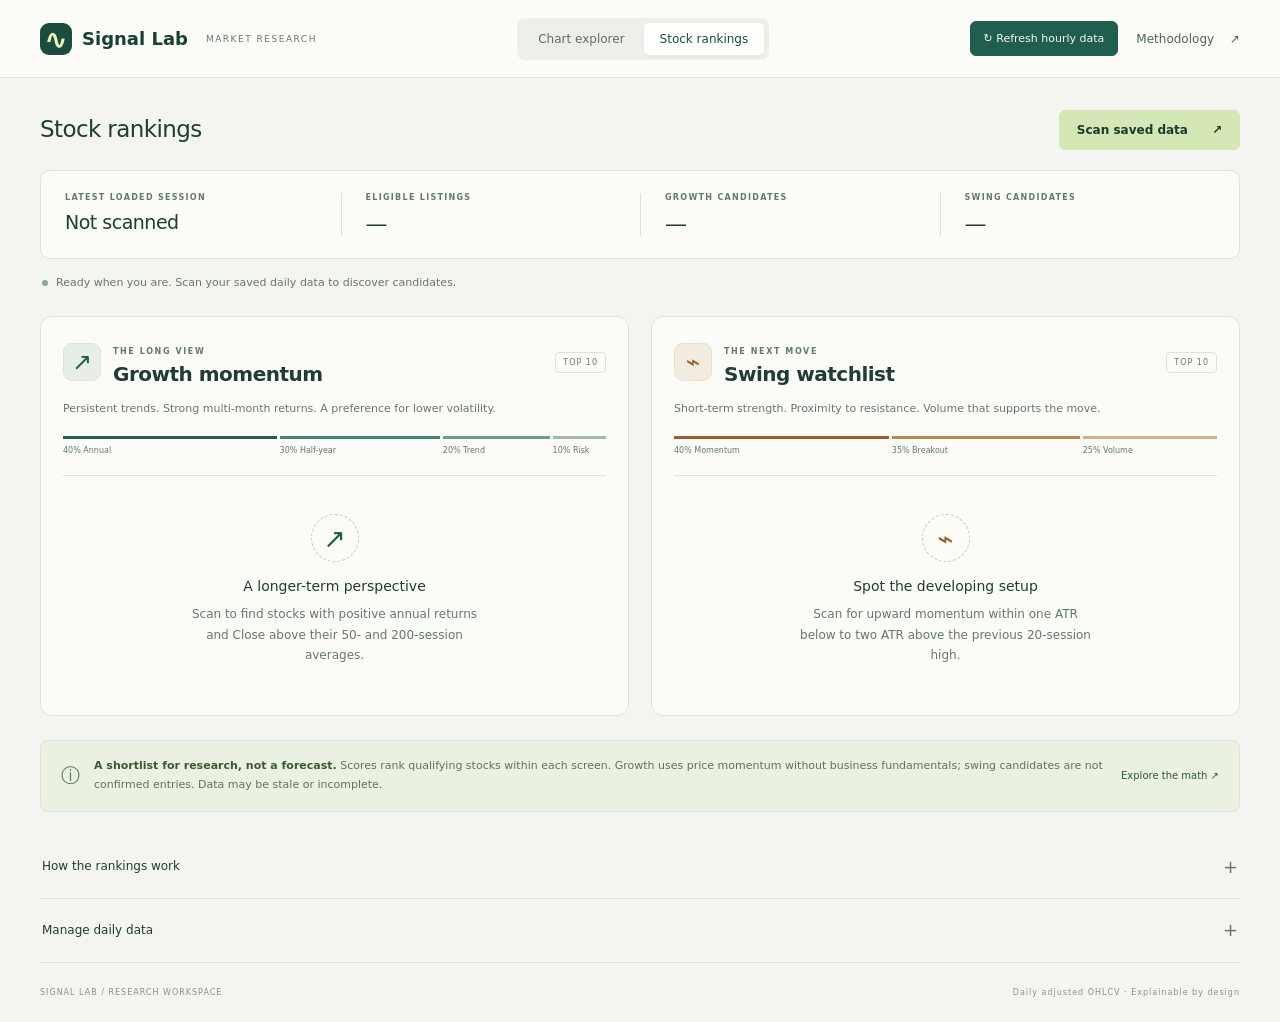
<file: playground/recommender.html>
<!doctype html>
<html lang="en"><head><meta charset="utf-8"><meta name="viewport" content="width=device-width,initial-scale=1"><meta name="theme-color" content="#153d35"><title>Stock rankings · Signal Lab</title><link rel="stylesheet" href="style.css"><link rel="stylesheet" href="theme.css"><link rel="stylesheet" href="recommender.css"></head>
<body class="lab-page rankings-page"><main>
<header class="lab-topbar"><a class="brand" href="index.html"><span class="brand-mark" aria-hidden="true">∿</span> Signal Lab <span class="brand-sub">MARKET RESEARCH</span></a><nav class="app-nav" aria-label="Main navigation"><a href="index.html">Chart explorer</a><a href="recommender.html" aria-current="page">Stock rankings</a></nav><div class="header-actions"><button id="refresh" class="header-refresh" title="Update hourly prices for all catalog companies">↻ Refresh hourly data</button><a class="guide-link" href="../docs/stock-ranking-math.pdf">Methodology <span aria-hidden="true">↗</span></a></div></header>
<div class="header-feedback"><span id="refreshStatus" role="status" aria-live="polite"></span></div>
<section class="rankings">
<div class="ranking-toolbar"><h1>Stock rankings</h1><button id="rank" class="primary-action">Scan saved data <span aria-hidden="true">↗</span></button></div>
<div class="scan-summary" aria-label="Scan summary"><div><span class="stat-label">LATEST LOADED SESSION</span><strong id="sessionStat">Not scanned</strong></div><div><span class="stat-label">ELIGIBLE LISTINGS</span><strong id="eligibleStat">—</strong></div><div><span class="stat-label">GROWTH CANDIDATES</span><strong id="growthStat">—</strong></div><div><span class="stat-label">SWING CANDIDATES</span><strong id="swingStat">—</strong></div></div>
<div class="scan-feedback"><span id="statusDot" class="status-dot" aria-hidden="true"></span><p id="rankingStatus" role="status" aria-live="polite">Ready when you are. Scan your saved daily data to discover candidates.</p></div><progress id="scanProgress" max="1" value="0" hidden aria-label="Listings scanned"></progress>
<div class="ranking-grid">
<section class="strategy-panel growth-panel" aria-labelledby="growthHeading"><header class="strategy-heading"><div class="strategy-icon" aria-hidden="true">↗</div><div><span class="section-kicker">THE LONG VIEW</span><h2 id="growthHeading">Growth momentum</h2></div><span class="top-badge">TOP 10</span></header><p class="strategy-description">Persistent trends. Strong multi-month returns. A preference for lower volatility.</p><div class="strategy-weights" aria-label="Growth score weights"><span style="--weight:40%;--shade:#205f4f">40% Annual</span><span style="--weight:30%;--shade:#438475">30% Half-year</span><span style="--weight:20%;--shade:#6b9b8e">20% Trend</span><span style="--weight:10%;--shade:#a1baaf">10% Risk</span></div><div id="growth"><div class="ranking-empty"><span aria-hidden="true">↗</span><h3>A longer-term perspective</h3><p>Scan to find stocks with positive annual returns and Close above their 50- and 200-session averages.</p></div></div></section>
<section class="strategy-panel swing-panel" aria-labelledby="swingHeading"><header class="strategy-heading"><div class="strategy-icon" aria-hidden="true">⌁</div><div><span class="section-kicker">THE NEXT MOVE</span><h2 id="swingHeading">Swing watchlist</h2></div><span class="top-badge">TOP 10</span></header><p class="strategy-description">Short-term strength. Proximity to resistance. Volume that supports the move.</p><div class="strategy-weights" aria-label="Swing score weights"><span style="--weight:40%;--shade:#99602b">40% Momentum</span><span style="--weight:35%;--shade:#ba874c">35% Breakout</span><span style="--weight:25%;--shade:#d2b384">25% Volume</span></div><div id="swing"><div class="ranking-empty"><span aria-hidden="true">⌁</span><h3>Spot the developing setup</h3><p>Scan for upward momentum within one ATR below to two ATR above the previous 20-session high.</p></div></div></section>
</div>
<div class="research-note"><span aria-hidden="true">ⓘ</span><p><strong>A shortlist for research, not a forecast.</strong> Scores rank qualifying stocks within each screen. Growth uses price momentum without business fundamentals; swing candidates are not confirmed entries. Data may be stale or incomplete.</p><a href="../docs/stock-ranking-math.pdf">Explore the math ↗</a></div>
<details class="ranking-details"><summary>How the rankings work <span aria-hidden="true">+</span></summary><div class="rules-grid"><div><h3>Data comes first</h3><p>Requires 253 aligned daily OHLCV bars and average 20-session dollar volume of at least $1M. Only stocks ending on the latest loaded session are compared. Older files are excluded; the latest session itself may still be stale or incomplete.</p></div><div><h3>Growth momentum</h3><p>Positive 252-session return and Close &gt; SMA50 &gt; SMA200. Score: 40% annual momentum, 30% half-year momentum, 20% distance above SMA200, 10% low volatility.</p></div><div><h3>Swing watchlist</h3><p>Close &gt; SMA50, positive 20-session return, and Close between one ATR below and two ATR above the prior 20-session high. Score: 40% short momentum, 35% breakout position, 25% relative volume.</p></div><div><h3>Read the score in context</h3><p>Each component uses a percentile among its screen's candidates. No sector diversification or backtested performance is implied. Chart links show hourly High; scores and sparklines use daily Close. Sparklines show the latest 60 saved sessions, scaled independently.</p></div></div></details>
<details id="dailyDataHelp" class="ranking-details"><summary>Manage daily data <span aria-hidden="true">+</span></summary><p>Populate saved daily files from the project directory:</p><pre><code>uv run --locked python download_sp500.py --resolution daily</code></pre><p>Existing daily files are reused; explicitly adding <code>--refresh</code> replaces daily history. The explorer's market-update button updates hourly data only. Scanning does not refresh market data.</p></details>
<details id="exclusions" class="ranking-details" hidden><summary>Excluded files <span aria-hidden="true">+</span></summary><ul id="excluded"></ul></details>
<footer class="rankings-footer"><span>SIGNAL LAB / RESEARCH WORKSPACE</span><span>Daily adjusted OHLCV · Explainable by design</span></footer>
</section></main><script type="module" src="recommender-ui.js"></script></body></html>
</file>
<file: playground/style.css>
:root{font-family:system-ui,sans-serif;color:#203b36;background:#fff;font-synthesis:none}
*{box-sizing:border-box}body{margin:0}main{width:100%;margin:0;padding:0}button,input,select{font:inherit;color:inherit}button,select,input[type=search],input[type=number]{border:1px solid #dce2d7;border-radius:4px;background:#fff;padding:7px 9px;font-size:12px}button{cursor:pointer;white-space:nowrap}button:hover{background:#edf2e8}button:disabled{opacity:.5;cursor:wait}button:focus-visible,input:focus-visible,select:focus-visible{outline:2px solid #8cb69a;outline-offset:2px}[hidden]{display:none!important}
.company-bar{display:flex;align-items:center;flex-wrap:wrap;gap:8px;padding:10px 12px;border-bottom:1px solid #e2e6de}.company-bar select{width:min(340px,40vw)}.company-bar input[type=search]{width:min(260px,30vw)}#refreshStatus{font-size:11px;color:#607c54}
.workspace{display:grid;grid-template-columns:110px minmax(0,1fr) 110px;min-height:calc(100vh - 54px)}aside{padding:14px 10px;background:#fafbf7}.smoothers{border-right:1px solid #e2e6de}.indicators{border-left:1px solid #e2e6de}h2{font-size:12px;margin:0 0 16px}label{display:block;font-size:11px;margin-bottom:14px}output{float:right;color:#71846c;font-size:10px}input[type=range]{display:block;width:100%;margin-top:7px;accent-color:#527e61}input[type=checkbox]{accent-color:var(--color,#69836d)}#indicatorPeriod{width:58px;padding:4px;margin-left:5px}.method{display:flex;align-items:center;gap:5px;padding:8px 0;margin:0}.method input{margin:0}.method strong{font-size:12px;font-weight:600;color:var(--color)}
.plots{min-width:0;padding:12px}.chart-head{display:flex;align-items:center;justify-content:space-between;gap:10px}.chart-head h2{font-size:15px;margin:0}.toggle{margin:0;white-space:nowrap}.periods{display:flex;flex-wrap:wrap;gap:4px;margin:12px 0}.periods button{font-size:10px;padding:5px 8px}.periods button[aria-pressed=true]{background:#365b43;color:#fff;border-color:#365b43}.periods button:disabled{cursor:default}.chart-legend{display:flex;flex-wrap:wrap;gap:5px 12px;font-size:10px;min-height:16px;margin-bottom:8px}.chart-legend span{font-weight:600}.chart-wrap{height:clamp(350px,calc(100vh - 210px),1000px);position:relative}canvas{width:100%;height:100%;touch-action:none;cursor:crosshair}#tooltip{position:absolute;background:#203b36ed;color:white;border-radius:5px;padding:8px;font-size:11px;pointer-events:none;line-height:1.6;max-width:220px;max-height:340px;overflow:auto;z-index:2}.chart-footer{display:flex;align-items:center;gap:8px;padding-top:8px;font-size:10px;color:#81907e}.chart-footer span{flex:1;min-width:0}.chart-footer button{font-size:10px;padding:4px 7px}#status{font-size:11px;color:#607c54;margin:8px 0 0}
@media(max-width:650px){.workspace{grid-template-columns:76px minmax(0,1fr) 76px}aside{padding:12px 6px}.plots{padding:10px 4px}.company-bar{padding:8px 6px}.company-bar select{width:calc(100% - 165px)}.company-bar input[type=search]{width:100%}.chart-head h2{font-size:12px}.chart-head{flex-wrap:wrap}#indicatorPeriod{width:48px;margin-left:0}.chart-wrap{height:calc(100vh - 260px);min-height:350px}output{float:none;display:block}.chart-footer{flex-wrap:wrap}.chart-footer span{flex-basis:100%}}

.comparison-box{position:absolute;right:16px;bottom:18px;max-width:calc(100% - 12px);width:300px;background:#ffffffed;border:1px solid #cbd8cd;border-radius:5px;box-shadow:0 2px 10px #203b3615;padding:8px;z-index:3;font-size:11px}.comparison-box output{display:block;float:none;font-size:11px;line-height:1.7;white-space:pre-line;overflow-wrap:anywhere;color:#365540}.comparison-box button{font-size:10px;padding:3px 6px}#comparisonHandle{cursor:grab;touch-action:none;border:0;background:transparent;padding:0 0 5px;width:100%;text-align:left}#comparisonHandle:active{cursor:grabbing}

.comparison-date,.comparison-delta,.comparison-time{display:block}.comparison-box{width:220px}.comparison-delta{font-weight:600}

.app-nav{display:flex;gap:8px;padding:10px 12px;border-bottom:1px solid #e2e6de}.app-nav a{color:#365b43;padding:7px 12px;font-size:13px;text-decoration:none;border-radius:4px}.app-nav a[aria-current]{background:#365b43;color:white}.rankings{max-width:1300px;margin:auto;padding:24px}.rankings h1{font-size:26px}.rankings p,.rankings details{font-size:14px;line-height:1.6}.rankings a{color:#246b42}.rankings details{margin:20px 0;padding:14px;background:#fafbf7;border:1px solid #e2e6de;border-radius:6px}.rankings summary{cursor:pointer;font-weight:600}.rankings code{overflow-wrap:anywhere}.ranking-grid{display:grid;grid-template-columns:1fr 1fr;gap:28px}.ranking-grid h2{font-size:20px;margin:24px 0 6px}.ranking-grid ol{padding-left:26px}.ranking-grid li{padding:16px 8px;border-bottom:1px solid #e2e6de}.ranking-grid li a{font-weight:600;line-height:1.6}.ranking-grid li p{margin:7px 0}.ranking-grid small{color:#52645c}@media(max-width:750px){.ranking-grid{grid-template-columns:1fr}.rankings{padding:16px}.rankings> a{display:block;margin-top:12px}}
</file>
<file: playground/theme.css>
.lab-page{background:#f4f5f0;color:#203c34;--muted:#65786f;--line:#dce3d9;--green:#205f4f;--amber:#99602b}
.lab-topbar{display:flex;align-items:center;justify-content:space-between;gap:22px;padding:0 40px;height:78px;background:#fbfcf8;border-bottom:1px solid var(--line)}.brand{display:flex;align-items:center;gap:10px;color:#193e32;text-decoration:none;font-weight:750;font-size:18px;white-space:nowrap}.brand-mark{display:grid;place-items:center;background:#1c4c3d;color:#e8f4c2;width:32px;height:32px;border-radius:9px;font-size:28px}.brand-sub{font-size:9px;letter-spacing:1.5px;color:var(--muted);font-weight:500;margin-left:8px}.lab-page .app-nav{padding:5px;background:#edf0e8;border:0;border-radius:8px;gap:3px}.lab-page .app-nav a{text-decoration:none;font-size:12px;padding:9px 16px;border-radius:5px;color:#5b7066}.lab-page .app-nav a[aria-current]{background:white;color:#1d4d3d;box-shadow:0 1px 4px #203b3610}.guide-link{color:#4e665a;text-decoration:none;font-size:12px}.guide-link span{padding-left:12px}
.lab-page .app-nav{display:flex;align-items:center}.lab-page a:focus-visible{outline:2px solid #799e75;outline-offset:4px;border-radius:4px}
@media(max-width:1100px){.brand-sub{display:none}.lab-topbar{padding:0 24px}}
@media(max-width:800px){.lab-topbar{flex-wrap:wrap;height:auto;min-height:70px;padding:16px 20px;gap:14px}.guide-link{margin-left:auto}.lab-page .app-nav{order:3;width:100%;justify-content:center}}

.header-actions{display:flex;align-items:center;gap:18px}.lab-page .header-refresh{background:#205f4f;color:#f5f8ec;border:1px solid #205f4f;border-radius:6px;padding:10px 13px;font-size:11px;white-space:nowrap}.lab-page .header-refresh:hover{background:#194d40}.header-feedback{padding:0 40px;background:#eaf0e3;color:#365b43;font-size:11px;line-height:1.7}.header-feedback:has(#refreshStatus:empty){display:none}.header-feedback #refreshStatus{display:block;padding:10px 0}.lab-topbar{height:auto;min-height:78px;padding-top:14px;padding-bottom:14px}.lab-topbar .guide-link{white-space:nowrap}.ranking-toolbar{display:flex;align-items:center;justify-content:space-between;gap:20px;margin-bottom:20px}.rankings-page .ranking-toolbar h1{font-size:23px;line-height:1.3;letter-spacing:-.6px;margin:0}.rankings-page .ranking-toolbar .primary-action{margin:0}.rankings-page .scan-summary{margin-top:0}
@media(max-width:1050px){.brand-sub{display:none}.lab-topbar{gap:16px}.header-actions{gap:12px}.lab-topbar .guide-link{font-size:11px}}
@media(max-width:800px){.lab-topbar .header-actions{margin-left:auto}.header-feedback{padding:0 20px}}
@media(max-width:500px){.header-actions .guide-link{display:none}.lab-page .header-refresh{padding:9px;font-size:10px}.lab-topbar{padding:14px;gap:10px}.brand{font-size:16px;gap:7px}.brand-mark{width:28px;height:28px}.rankings-page .ranking-toolbar h1{font-size:20px}.rankings-page .ranking-toolbar .primary-action{min-width:0;padding:10px 12px;gap:12px}.header-feedback{padding:0 14px}}

.sr-only{position:absolute;width:1px;height:1px;padding:0;margin:-1px;overflow:hidden;clip-path:inset(50%);white-space:nowrap;border:0}
</file>
<file: playground/recommender.css>
.rankings-page .rankings{max-width:1440px;padding:32px 40px 0}.ranking-hero{background:#153d35;color:#eef5e6;border-radius:14px;display:grid;grid-template-columns:1.2fr 1fr;gap:48px;padding:40px 44px;position:relative;overflow:hidden}.ranking-hero:after{content:'';position:absolute;width:260px;height:260px;border:1px solid #b8cfb012;border-radius:50%;right:-110px;bottom:-170px;box-shadow:0 0 0 45px #b8cfb007,0 0 0 90px #b8cfb005;pointer-events:none}.eyebrow{display:flex;gap:8px;align-items:center;font-size:9px;font-weight:600;letter-spacing:2px;color:#b5c9b4}.eyebrow span{width:5px;height:5px;background:#b9d698;border-radius:50%}.rankings-page h1{font-size:clamp(30px,3.5vw,47px);font-weight:500;line-height:1.13;letter-spacing:-1.5px;margin:20px 0 16px}.rankings-page h1 em{font-family:Georgia,serif;font-weight:400;color:#c9dba6}.rankings-page .hero-copy>p{max-width:470px;font-size:13px;line-height:1.75;color:#b8ccc2;margin:0}.hero-actions{display:flex;align-items:center;flex-wrap:wrap;gap:16px;margin-top:25px}.rankings-page .primary-action{background:#d4e7b4;border:1px solid #d4e7b4;color:#163c30;padding:12px 17px;border-radius:6px;font-size:12px;font-weight:650;min-width:165px;display:flex;justify-content:space-between;gap:24px}.rankings-page .primary-action:hover{background:#e5f1d0}.rankings-page .primary-action:disabled{opacity:.65}.local-note{font-size:10px;color:#a9c0b5}.hero-model{align-self:center;border:1px solid #a4bbaa30;border-radius:10px;background:#ffffff04;padding:8px 22px}.model-row{display:flex;gap:16px;align-items:center;padding:22px 0}.model-row+.model-row{border-top:1px solid #a4bbaa25}.model-icon{background:#b6d29f15;color:#c3df9f;display:grid;place-items:center;width:42px;height:42px;border-radius:9px;font-size:25px;flex-shrink:0}.swing-icon{color:#e1c18c;background:#e1c18c14}.model-row small{display:block;font-size:8px;letter-spacing:1.5px;color:#93afa1;margin-bottom:7px}.model-row strong{display:block;font-size:16px;font-weight:500;margin-bottom:5px}.model-row div>span{font-size:10px;color:#a6c0b2}.rankings-page .hero-model>p{font-size:10px;color:#8fac9c;border-top:1px solid #a4bbaa25;padding-top:15px;margin:0 0 12px;line-height:1.5}
.scan-summary{display:grid;grid-template-columns:repeat(4,1fr);background:#fbfcf8;border:1px solid var(--line);border-radius:10px;margin-top:22px;padding:22px 0}.scan-summary>div{padding:0 24px}.scan-summary>div+div{border-left:1px solid var(--line)}.stat-label{display:block;font-size:8px;letter-spacing:1.3px;color:var(--muted);font-weight:600;margin-bottom:9px}.scan-summary strong{font-size:22px;font-weight:500;letter-spacing:-.5px;font-variant-numeric:tabular-nums}.scan-summary #sessionStat{font-size:19px}.scan-feedback{display:flex;align-items:baseline;gap:8px;margin:15px 2px 24px}.rankings-page #rankingStatus{font-size:11px;line-height:1.6;margin:0;color:var(--muted)}.status-dot{width:6px;height:6px;background:#8caa94;border-radius:50%;flex-shrink:0}.scan-feedback[data-state=error] .status-dot{background:#b35542}.scan-feedback[data-state=error] #rankingStatus{color:#9c4638}.scan-feedback[data-state=loading] .status-dot{background:#b48747;animation:pulse 1.4s ease-in-out infinite}#scanProgress{width:100%;height:4px;accent-color:var(--green);display:block;margin:-15px 0 24px}
.rankings-page .ranking-grid{display:grid;grid-template-columns:repeat(2,minmax(0,1fr));gap:22px;align-items:start}.strategy-panel{min-width:0;background:#fbfcf8;border:1px solid var(--line);border-radius:12px;padding:22px 22px 0;overflow:hidden;--accent:var(--green)}.swing-panel{--accent:var(--amber)}.strategy-heading{display:flex;align-items:center;gap:12px}.strategy-icon{display:grid;place-items:center;width:38px;height:38px;flex-shrink:0;background:#e7eee5;color:var(--accent);border:1px solid #dae4d7;border-radius:9px;font-size:24px}.swing-panel .strategy-icon{background:#f2ebdf;border-color:#e9dfcc}.section-kicker{font-size:8px;letter-spacing:1.6px;color:var(--muted);font-weight:600}.rankings-page .strategy-heading h2{font-size:20px;letter-spacing:-.5px;margin:4px 0 0;font-weight:600}.top-badge{margin-left:auto;font-size:8px;letter-spacing:1px;white-space:nowrap;border:1px solid var(--line);padding:5px 7px;border-radius:4px;color:var(--muted)}.rankings-page .strategy-description{font-size:11px;line-height:1.7;color:var(--muted);margin:14px 0 18px}.strategy-weights{display:flex;gap:3px;margin-bottom:20px}.strategy-weights span{flex-basis:var(--weight);border-top:3px solid var(--shade);padding-top:7px;font-size:8px;white-space:nowrap;color:var(--muted)}.ranking-empty{padding:38px 18px 48px;border-top:1px solid var(--line);text-align:center;min-height:240px}.ranking-empty>span{display:grid;place-items:center;width:48px;height:48px;border:1px dashed #bfcdbf;border-radius:50%;margin:0 auto 16px;color:var(--accent);font-size:27px}.ranking-empty h3{font-size:14px;font-weight:500;margin:0 0 10px}.rankings-page .ranking-empty p{font-size:12px;color:var(--muted);line-height:1.7;max-width:300px;margin:auto}
.rankings-page .stock-list{list-style:none;padding:0;margin:0}.rankings-page .stock-card{padding:20px 0;border-top:1px solid var(--line);margin:0}.stock-card-head{display:flex;align-items:center;gap:10px;min-width:0}.rank-number{font-size:10px;color:#819288;width:17px;flex-shrink:0;font-variant-numeric:tabular-nums}.stock-identity{flex:1;min-width:0}.rankings-page .stock-title{font-size:15px;font-weight:700;color:#234a3a;text-decoration:none;display:inline-flex;align-items:center;gap:7px}.stock-title span{font-weight:400;color:#8b9d90;font-size:12px}.stock-title:hover{text-decoration:underline}.stock-name{display:block;font-size:10px;color:var(--muted);margin-top:4px;white-space:nowrap;overflow:hidden;text-overflow:ellipsis;max-width:220px}.score-ring{display:grid;place-items:center;width:44px;height:44px;flex-shrink:0;border-radius:50%;background:conic-gradient(var(--accent) calc(var(--score)*1%),#e7ece3 0);position:relative}.score-ring:before{content:'';position:absolute;inset:4px;border-radius:50%;background:#fbfcf8}.score-ring strong{font-size:12px;color:var(--accent);z-index:1;font-weight:700;font-variant-numeric:tabular-nums}.price-history{display:flex;align-items:center;justify-content:space-between;gap:14px;margin:16px 0}.stock-price strong{display:block;font-size:19px;font-weight:500;font-variant-numeric:tabular-nums;letter-spacing:-.4px}.stock-price small{font-size:8px;color:var(--muted);display:block;margin-top:4px;letter-spacing:.3px}.sparkline{width:155px;height:40px;overflow:visible;flex-shrink:0;color:var(--accent)}.stock-metrics{display:grid;grid-template-columns:repeat(4,minmax(0,1fr));background:#f0f3ec;border-radius:6px;padding:11px 10px;gap:7px}.swing-panel .stock-metrics{grid-template-columns:repeat(3,minmax(0,1fr));background:#f5f1e8}.metric-name{display:block;font-size:8px;color:var(--muted);margin-bottom:5px;line-height:1.4}.metric-value{display:block;font-size:12px;font-weight:600;color:#294b3b;font-variant-numeric:tabular-nums}.swing-panel .metric-value{color:#825423}.stock-meta{display:flex;justify-content:space-between;gap:8px;flex-wrap:wrap;color:#839187;font-size:8px;margin-top:11px}.rankings-page .score-caption{font-size:8px;color:var(--muted);text-align:right;margin:8px 0 0}
.research-note{display:flex;align-items:center;gap:14px;border:1px solid #dce4d6;background:#eaf0e2;border-radius:8px;padding:16px 20px;margin:24px 0}.research-note>span{font-size:19px;color:#5b7953}.rankings-page .research-note p{flex:1;font-size:11px;line-height:1.7;margin:0;color:#62725b}.research-note strong{color:#3e5735;font-weight:600}.rankings-page .research-note a{font-size:10px;white-space:nowrap;text-decoration:none;color:#35592f}.rankings-page .ranking-details{background:transparent;border:0;border-bottom:1px solid var(--line);border-radius:0;margin:0;padding:0}.ranking-details summary{display:flex;justify-content:space-between;align-items:center;padding:17px 2px;font-size:12px;font-weight:500;list-style:none}.ranking-details summary::-webkit-details-marker{display:none}.ranking-details summary>span{font-size:18px;font-weight:300;color:var(--muted)}.ranking-details[open] summary>span{transform:rotate(45deg)}.rules-grid{display:grid;grid-template-columns:1fr 1fr;gap:12px 32px;padding-bottom:20px}.ranking-details h3{font-size:12px;margin:8px 0}.rankings-page .ranking-details p,.ranking-details li{font-size:11px;color:var(--muted);line-height:1.8}.ranking-details pre{padding:14px;background:#e9ede4;border-radius:6px;overflow-x:auto;font-size:11px}.ranking-details>p,.ranking-details>pre{margin:0 0 16px}.rankings-footer{display:flex;justify-content:space-between;gap:20px;padding:25px 0;font-size:8px;letter-spacing:1px;color:#86948a}
@keyframes pulse{50%{opacity:.3}}@media(prefers-reduced-motion:reduce){.scan-feedback[data-state=loading] .status-dot{animation:none}}@media(min-width:1600px){.rankings-page .rankings{padding-top:40px}.ranking-hero{padding:48px}}@media(max-width:1100px){.rankings-page .rankings{padding:24px 24px 0}.ranking-hero{gap:28px;padding:30px}.strategy-panel{padding:18px 16px 0}.strategy-weights span{font-size:7px}.stock-name{max-width:160px}}@media(max-width:800px){.ranking-hero{grid-template-columns:1fr}.hero-model{display:none}.rankings-page .ranking-grid{grid-template-columns:1fr}.strategy-weights span{font-size:9px}.stock-name{max-width:unset}.scan-summary>div{padding:0 16px}.stat-label{font-size:7px;letter-spacing:.8px}.scan-summary strong{font-size:20px}.scan-summary #sessionStat{font-size:15px}}@media(max-width:500px){.rankings-page .rankings{padding:16px 14px 0}.ranking-hero{padding:28px 24px}.rankings-page h1{font-size:35px}.hero-actions{gap:12px}.scan-summary{grid-template-columns:1fr 1fr;row-gap:20px;padding:20px 0}.scan-summary>div:nth-child(3){border-left:0}.scan-summary #sessionStat{font-size:19px}.stat-label{font-size:8px}.research-note{align-items:flex-start;flex-wrap:wrap;padding:16px}.research-note p{min-width:200px}.research-note a{margin-left:30px}.rules-grid{grid-template-columns:1fr}.rankings-footer{flex-direction:column;gap:10px}.strategy-weights span{font-size:8px}.stock-metrics{gap:5px;padding:10px 8px}.metric-name{font-size:7px}.metric-value{font-size:11px}}
</file>
